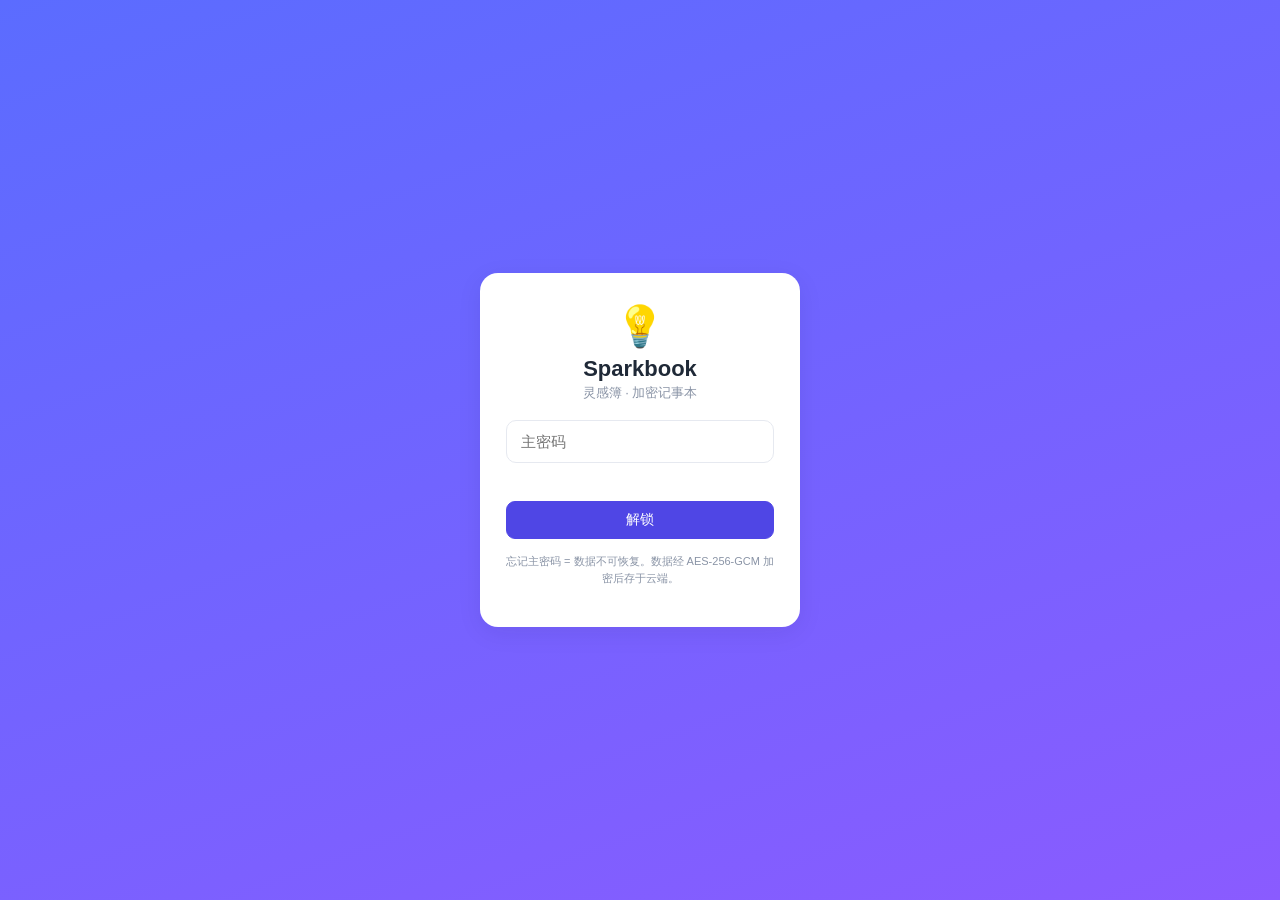
<file: index.html>
<!DOCTYPE html>
<html lang="zh-CN">
<head>
  <meta charset="UTF-8" />
  <meta name="viewport" content="width=device-width, initial-scale=1, viewport-fit=cover" />
  <meta name="theme-color" content="#1f2937" />
  <title>Sparkbook · 灵感簿</title>
  <link rel="manifest" href="manifest.webmanifest" />
  <link rel="stylesheet" href="assets/styles.css?v=20260801b" />
</head>
<body>
  <!-- 解锁页 -->
  <div id="lock-screen" class="lock-screen">
    <div class="lock-card">
      <div class="lock-logo">💡</div>
      <h1>Sparkbook</h1>
      <p class="lock-sub">灵感簿 · 加密记事本</p>
      <input id="password" type="password" class="lock-input" placeholder="主密码" autocomplete="off" />
      <div id="lock-error" class="lock-error"></div>
      <button id="unlock-btn" class="btn btn-primary btn-block">解锁</button>
      <p class="lock-hint">忘记主密码 = 数据不可恢复。数据经 AES-256-GCM 加密后存于云端。</p>
    </div>
  </div>

  <!-- 主应用 -->
  <div id="app" class="app hidden">
    <header class="topbar">
      <button id="menu-toggle" class="icon-btn only-mobile" title="菜单">☰</button>
      <span class="brand">💡 Sparkbook</span>
      <span id="sync-badge" class="badge">…</span>
      <span class="spacer"></span>
      <button id="lock-btn" class="icon-btn" title="锁定">🔒</button>
    </header>

    <div class="layout">
      <!-- 侧栏 -->
      <aside id="sidebar" class="sidebar">
        <nav class="type-nav" id="type-nav"></nav>
        <div class="cat-block">
        <div class="cat-head">
          <span>分类</span>
        </div>
          <div id="cat-list" class="cat-list"></div>
        </div>
        <div class="search-block">
          <input id="search" class="search-input" placeholder="搜索标题/正文/分类…" />
        </div>
        <div class="side-foot">
          <button id="settings-btn" class="link-btn">⚙ 设置</button>
          <button id="export-btn" class="link-btn">导出</button>
          <button id="summary-btn" class="link-btn">汇总</button>
          <button id="rec-open-btn" class="link-btn">🎙 录音转写</button>
          <button id="face-open-btn" class="link-btn">💬 面聊</button>
          <button id="vm-open-btn" class="link-btn">🎤 语音速记</button>
        </div>
      </aside>
      <!-- 侧栏遮罩（点击关闭侧栏） -->
      <div id="sidebar-overlay" class="sidebar-overlay hidden"></div>

      <!-- 主区 -->
      <main class="main">
        <div class="main-head">
          <h2 id="view-title">全部</h2>
          <span id="view-count" class="muted"></span>
        </div>
        <div id="entry-list" class="entry-list"></div>
      </main>
    </div>

    <!-- 悬浮新增 -->
    <button id="fab" class="fab" title="新增 (N)">＋</button>
  </div>

  <!-- 编辑/新增 弹层 -->
  <div id="editor" class="modal hidden">
    <div class="modal-card">
      <div class="modal-head">
        <h3 id="editor-title">新增</h3>
        <button id="editor-close" class="icon-btn">✕</button>
      </div>
      <div class="modal-body" id="editor-body"></div>
      <div class="modal-foot">
        <span id="editor-stamps" class="muted small"></span>
        <span class="spacer"></span>
        <button id="editor-exit" class="btn">退出</button>
        <button id="editor-save" class="btn btn-primary">保存</button>
      </div>
    </div>
  </div>

  <!-- 阅读详情 弹层 -->
  <div id="reader" class="modal hidden">
    <div class="modal-card">
      <div class="modal-head"><h3 id="reader-title">详情</h3><button id="reader-close" class="icon-btn">✕</button></div>
      <div class="modal-body" id="reader-body"></div>
      <div class="modal-foot">
        <span id="reader-stamps" class="muted small"></span>
        <span class="spacer"></span>
        <button id="reader-edit" class="btn btn-primary">编辑</button>
      </div>
    </div>
  </div>

  <!-- 导出弹层 -->
  <div id="textout" class="modal hidden">
    <div class="modal-card">
      <div class="modal-head"><h3>导出</h3><button id="textout-close" class="icon-btn">✕</button></div>
      <div class="modal-body">
        <div class="seg" id="export-fmt">
          <button type="button" data-f="md" class="on">Markdown</button>
          <button type="button" data-f="json">JSON</button>
        </div>
        <textarea id="textout-area" class="textout-area"></textarea>
      </div>
      <div class="modal-foot">
        <span class="muted small" id="export-hint">全库 · 按类型→分类→日期</span>
        <span class="spacer"></span>
        <button id="textout-download" class="btn">下载</button>
        <button id="textout-copy" class="btn btn-primary">复制</button>
      </div>
    </div>
  </div>

  <!-- 账本汇总 弹层 -->
  <div id="ledger-summary" class="modal hidden">
    <div class="modal-card wide">
      <div class="modal-head"><h3>账本汇总</h3><button id="ls-close" class="icon-btn">✕</button></div>
      <div class="modal-body">
        <div id="ls-totals" class="ls-totals"></div>
        <h4 class="ls-h">按月</h4>
        <div id="ls-month" class="ls-grid"></div>
        <h4 class="ls-h">按分类</h4>
        <div id="ls-cat" class="ls-grid"></div>
      </div>
    </div>
  </div>

  <!-- 录音转写 弹层 -->
  <div id="recorder" class="modal hidden">
    <div class="modal-card">
      <div class="modal-head"><h3>🎙 录音转写</h3><button id="rec-close" class="icon-btn">✕</button></div>
      <div class="modal-body">
        <p class="muted small">选择录音文件（mp3/m4a/wav/flac/ogg/amr 等），上传到云端转写，生成加密的「会议」记录。临时音频转写后自动删除。</p>
        <div class="field">
          <input id="rec-file" type="file" accept=".mp3,.m4a,.wav,.flac,.ogg,.amr" />
        </div>
        <div id="rec-resume" class="asr-resume hidden"></div>
        <div class="daily-row">
          <button id="rec-go" class="btn btn-primary">开始转写</button>
          <span id="rec-status" class="muted small"></span>
        </div>
        <div class="field">
          <label>标题（汇总总结后自动从纪要提取，可手动改）</label>
          <input id="rec-title" placeholder="留空则用「会议录音 YYYY-MM-DD」" />
        </div>
        <div class="field">
          <label>转写原文（可编辑；用 # 行写你的补充/修正，第一个 # 已预填）</label>
          <textarea id="rec-result" class="textout-area"></textarea>
        </div>
        <div class="daily-row">
          <button id="rec-sum" class="btn btn-ghost">📝 汇总总结</button>
          <span class="muted small">把上方原文+你的#标注提炼为纪要</span>
        </div>
        <div class="field">
          <label>纪要（可再编辑后保存）</label>
          <textarea id="rec-summary" class="textout-area"></textarea>
        </div>
      </div>
      <div class="modal-foot">
        <span class="spacer"></span>
        <button id="rec-save" class="btn btn-primary" disabled>保存为会议记录</button>
      </div>
    </div>
  </div>

  <!-- 面聊：混合模式（实时免费字幕 + 结束后批量分人） 弹层 -->
  <div id="facechat" class="modal hidden">
    <div class="modal-card wide">
      <div class="modal-head"><h3>💬 面聊（多人对话）</h3><button id="face-close" class="icon-btn">✕</button></div>
      <div class="modal-body">
        <p class="muted small">开始即边聊边出实时字幕（不分人）；聊完点「结束并转写」，约 1-2 分钟自动分离说话人并标注为甲/乙（可改成姓名），再一键提炼纪要。中途关闭弹窗=放弃。</p>
        <div id="face-status" class="muted small"></div>
        <div class="daily-row">
          <button id="face-start" class="btn btn-primary">● 开始录音</button>
          <button id="face-stop" class="btn" disabled>■ 结束并转写</button>
        </div>
        <div class="field">
          <label>实时字幕 / 分人对话</label>
          <div id="face-live" class="face-live textout-area"></div>
        </div>
        <div id="face-tags" class="face-tags hidden"></div>
        <div class="field">
          <label>标题（汇总总结后自动提取，可手动改）</label>
          <input id="face-title" placeholder="留空则用「面聊 YYYY-MM-DD HH:mm」" />
        </div>
        <div class="field">
          <label>转写原文（说话人已标注；可用 # 行写补充/修正）</label>
          <textarea id="face-result" class="textout-area"></textarea>
        </div>
        <div class="daily-row">
          <button id="face-sum" class="btn btn-ghost">📝 汇总总结</button>
          <span class="muted small">把上方原文+#标注提炼为纪要</span>
        </div>
        <div class="field">
          <label>纪要（可再编辑后保存）</label>
          <textarea id="face-summary" class="textout-area"></textarea>
        </div>
      </div>
      <div class="modal-foot">
        <span class="spacer"></span>
        <button id="face-save" class="btn btn-primary" disabled>保存为会议记录</button>
      </div>
    </div>
  </div>

  <!-- 语音速记 弹层（一句话识别，消费 5000×60s 额度） -->
  <div id="voicememo" class="modal hidden">
    <div class="modal-card">
      <div class="modal-head"><h3>🎤 语音速记</h3><button id="vm-close" class="icon-btn">✕</button></div>
      <div class="modal-body">
        <p class="muted small">说一句话（≤60 秒），转成一条记录。消耗「一句话识别」免费额度（5000 次/月）。</p>
        <div id="vm-status" class="muted small"></div>
        <div class="daily-row">
          <button id="vm-start" class="btn btn-primary">● 开始</button>
          <button id="vm-stop" class="btn" disabled>■ 停止</button>
        </div>
        <div class="field">
          <label>识别结果</label>
          <textarea id="vm-result" class="textout-area"></textarea>
        </div>
        <div class="field">
          <label>存入为</label>
          <select id="vm-type">
            <option value="inspiration">💡 灵感</option>
            <option value="misc">📝 杂项</option>
          </select>
        </div>
      </div>
      <div class="modal-foot">
        <span class="spacer"></span>
        <button id="vm-save" class="btn btn-primary" disabled>保存</button>
      </div>
    </div>
  </div>

  <!-- 设置 弹层 -->
  <div id="settings" class="modal hidden">
    <div class="modal-card wide">
      <div class="modal-head"><h3>⚙ 设置</h3><button id="settings-close" class="icon-btn">✕</button></div>
      <div class="modal-body">
        <div class="field">
          <label>会议总结模型</label>
          <div id="set-model" class="set-opts">
            <label class="set-opt"><input type="radio" name="sm" value="chat" /> <span class="set-opt-label-text">deepseek-chat（快 · 省）</span></label>
            <label class="set-opt"><input type="radio" name="sm" value="reasoner" /> <span class="set-opt-label-text">deepseek-reasoner（更准 · 更慢 · 约 3-4 倍成本）</span></label>
          </div>
          <p class="muted small">推理模型纪要更准更细，但更慢且更贵。按会议重要程度随时切换。</p>
        </div>
        <div class="field">
          <label>语音转写引擎（优先）</label>
          <div id="set-engine" class="set-opts">
            <label class="set-opt"><input type="radio" name="se" value="standard" /> <span class="set-opt-label-text">标准版（精度最高）</span></label>
            <label class="set-opt"><input type="radio" name="se" value="flash" /> <span class="set-opt-label-text">极速版（精度略降 · ≤2h/100MB）</span></label>
          </div>
          <p class="muted small">优先引擎额度耗尽或超限时，自动回退另一引擎。此设置仅决定优先用哪个。</p>
        </div>
        <div class="field">
          <label>分类管理</label>
          <div class="daily-row">
            <input id="set-new-cat" class="search-input" placeholder="新分类名称" />
            <button id="set-add-cat" class="btn btn-ghost">添加</button>
          </div>
          <div id="set-cats" class="set-cats"></div>
        </div>
        <div class="field">
          <label>需求登记册 <span class="muted small">（自动从日报挖掘）</span></label>
          <p class="muted small">从日报自动抽取需求/项目引用（XQ编号、代号、简称），日报中自动展开全称。可手动改或删除，也可重新挖掘。</p>
          <button id="set-mine-all" class="btn btn-ghost">🔄 重新挖掘全部历史日报</button>
          <div id="set-reqs" class="set-reqs"></div>
        </div>
        <div class="field set-sp-block">
          <label>日报风格档案 <span class="muted small">（随库加密同步）</span></label>
          <p class="muted small">AI 写日报的偏好记忆（术语 / 风格 / 样例），由「修改」自动进化，也可手动编辑。</p>
          <div class="field"><label>术语表（遇到这些词请保留 / 优先使用，每行一个）</label><textarea id="sp-terms" class="sp-area"></textarea></div>
          <div class="field"><label>风格要点（措辞、结构、详略，每行一条）</label><textarea id="sp-rules" class="sp-area"></textarea></div>
          <div class="field"><label>对照样例（初稿一行 / 终稿一行，空行分隔多组）</label><textarea id="sp-samples" class="sp-area"></textarea></div>
          <div class="daily-row"><button id="sp-save" class="btn btn-primary">保存风格档案</button></div>
        </div>
      </div>
    </div>
  </div>

  <!-- 轻提示 -->
  <div id="toast" class="toast hidden"></div>

  <script src="assets/crypto.js?v=20260717m"></script>
  <script src="assets/store.js?v=20260717m"></script>
  <script src="assets/app.js?v=20260801b"></script>
  <script>
    if ('serviceWorker' in navigator) {
      window.addEventListener('load', () => navigator.serviceWorker.register('sw.js').catch(() => {}));
    }
  </script>
</body>
</html>
</file>
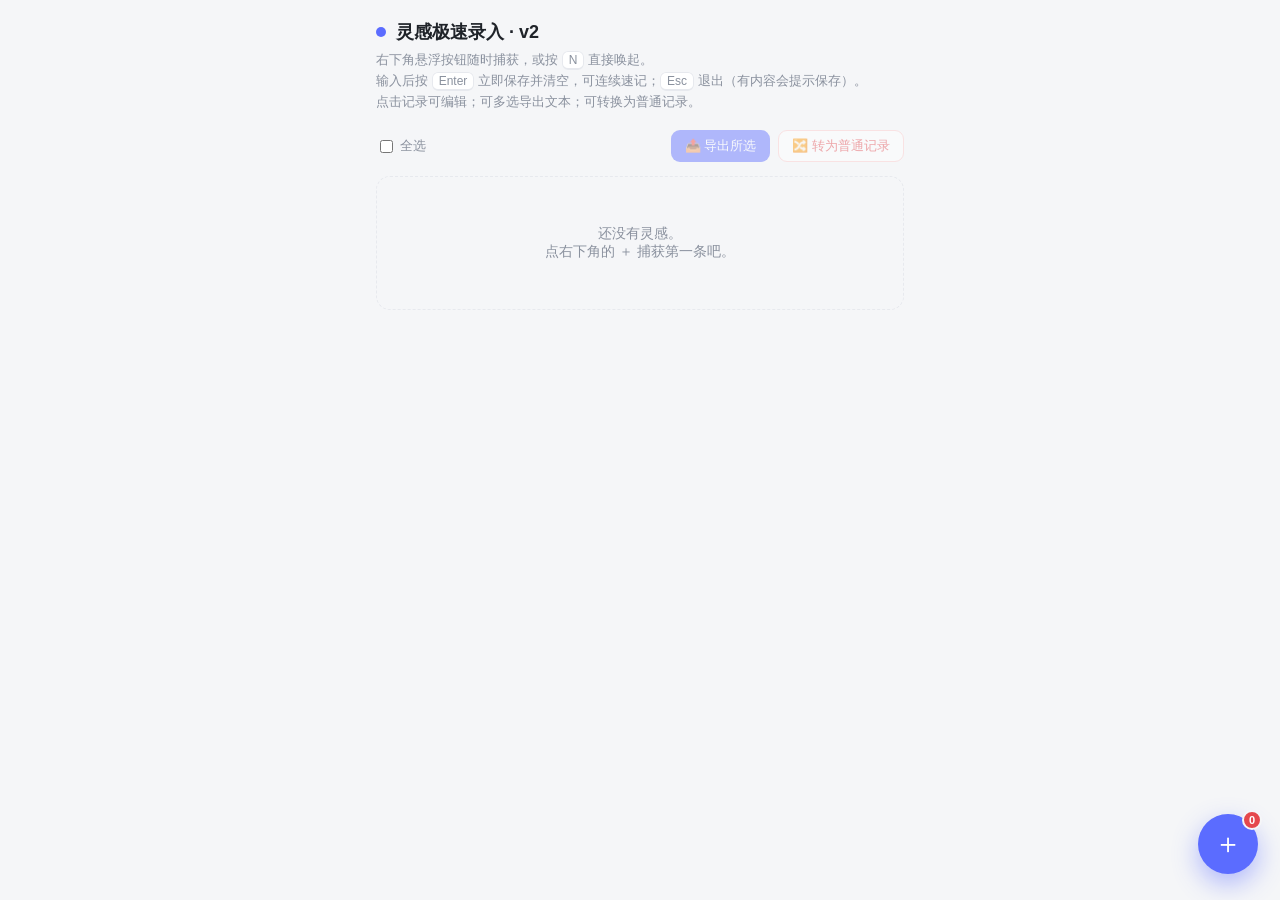
<file: prototypes/inspiration-capture.html>
<!DOCTYPE html>
<html lang="zh-CN">
<head>
<meta charset="UTF-8" />
<meta name="viewport" content="width=device-width, initial-scale=1.0, maximum-scale=1.0, user-scalable=no" />
<title>灵感极速录入 · 原型 v2</title>
<style>
  :root{
    --bg:#f5f6f8;--card:#ffffff;--ink:#1f2329;--sub:#8a919e;
    --line:#e7e9ee;--brand:#5b6cff;--brand-soft:#eef0ff;
    --warn:#f59e0b;--danger:#e5484d;
    --shadow:0 8px 30px rgba(20,30,60,.10);
  }
  *{box-sizing:border-box;-webkit-tap-highlight-color:transparent}
  html,body{margin:0;padding:0}
  body{
    font-family:-apple-system,BlinkMacSystemFont,"Segoe UI","PingFang SC","Microsoft YaHei",sans-serif;
    background:var(--bg);color:var(--ink);min-height:100vh;
  }
  .wrap{max-width:560px;margin:0 auto;padding:20px 16px 140px}
  header{display:flex;align-items:center;gap:10px;margin-bottom:6px}
  header .dot{width:10px;height:10px;border-radius:50%;background:var(--brand)}
  header h1{font-size:18px;margin:0;font-weight:650}
  .hint{color:var(--sub);font-size:13px;margin:0 0 18px;line-height:1.6}
  .hint kbd{background:var(--card);border:1px solid var(--line);border-bottom-width:2px;border-radius:6px;padding:1px 6px;font-size:12px;font-family:inherit}

  /* 工具栏 */
  .toolbar{display:flex;align-items:center;justify-content:space-between;margin-bottom:14px;gap:10px}
  .toolbar-left{display:flex;align-items:center;gap:8px;font-size:13px;color:var(--sub)}
  .cb{display:inline-flex;align-items:center;gap:4px;cursor:pointer;user-select:none}
  .cb input{accent-color:var(--brand)}
  .btn-sm{
    border:1px solid var(--line);border-radius:9px;padding:6px 13px;
    font-size:13px;background:#fff;color:var(--ink);cursor:pointer;white-space:nowrap;
    transition:.15s;
  }
  .btn-sm:active{transform:scale(.96)}
  .btn-sm.primary{background:var(--brand);color:#fff;border-color:transparent}
  .btn-sm.danger{color:var(--danger);border-color:#fecaca}
  .btn-sm:disabled{opacity:.45;cursor:not-allowed}

  /* 灵感流 */
  .stream{display:flex;flex-direction:column;gap:10px}
  .empty{text-align:center;color:var(--sub);font-size:14px;padding:48px 0;border:1.5px dashed var(--line);border-radius:14px}
  .item{
    background:var(--card);border:1.5px solid var(--line);border-radius:14px;
    padding:13px 15px;box-shadow:var(--shadow);position:relative;
    animation:pop .28s cubic-bezier(.2,.8,.2,1);
    transition:border-color .15s;
  }
  @keyframes pop{from{opacity:0;transform:translateY(-8px) scale(.98)}to{opacity:1;transform:none}}
  .item.sel{border-color:var(--brand);background:linear-gradient(135deg,#fff,var(--brand-soft))}
  .item .check{position:absolute;top:11px;left:13px;width:20px;height:20px;cursor:pointer;accent-color:var(--brand)}
  .item .meta{font-size:11px;color:var(--sub);letter-spacing:.3px;margin-left:28px;display:flex;align-items:center;gap:8px}
  .meta .ts{cursor:default}
  .meta .edited{color:var(--brand);font-size:10px}
  .item .body{font-size:15px;line-height:1.55;margin-top:5px;white-space:pre-wrap;word-break:break-word;margin-left:28px}
  .item .tag{display:inline-block;margin-top:8px;margin-left:28px;font-size:11px;color:var(--brand);background:var(--brand-soft);padding:2px 9px;border-radius:20px}
  .item .actions{position:absolute;top:10px;right:12px;display:flex;gap:6px}
  .actions button{border:none;background:none;color:var(--sub);font-size:13px;cursor:pointer;padding:2px 4px;border-radius:5px;transition:.15s}
  .actions button:hover{color:var(--ink);background:rgba(0,0,0,.05)}
  .actions .del:hover{color:var(--danger)}

  /* FAB */
  .fab{
    position:fixed;right:22px;bottom:26px;width:60px;height:60px;border-radius:50%;
    background:var(--brand);color:#fff;border:none;font-size:28px;line-height:1;
    box-shadow:0 10px 26px rgba(91,108,255,.45);cursor:pointer;z-index:20;
    display:flex;align-items:center;justify-content:center;
    animation:breathe 2.4s ease-in-out infinite;
  }
  @keyframes breathe{0%,100%{transform:scale(1)}50%{transform:scale(1.06)}}
  .fab:active{transform:scale(.94)}
  .fab .badge{
    position:absolute;top:-4px;right:-4px;min-width:20px;height:20px;padding:0 5px;
    background:#e5484d;color:#fff;border-radius:11px;font-size:11px;font-weight:700;
    display:flex;align-items:center;justify-content:center;border:2px solid var(--bg);
  }

  /* 捕获层 */
  .overlay{
    position:fixed;inset:0;background:rgba(20,26,40,.42);backdrop-filter:blur(3px);
    display:none;align-items:flex-end;justify-content:center;z-index:30;
    animation:fade .18s ease;
  }
  .overlay.open{display:flex}
  @keyframes fade{from{opacity:0}to{opacity:1}}
  .sheet{
    width:100%;max-width:560px;background:var(--card);border-radius:20px 20px 0 0;
    padding:18px 16px calc(18px + env(safe-area-inset-bottom));box-shadow:0 -8px 30px rgba(0,0,0,.18);
    animation:rise .22s cubic-bezier(.2,.8,.2,1);
  }
  @keyframes rise{from{transform:translateY(100%)}to{transform:none}}
  .sheet .bar{width:38px;height:4px;background:var(--line);border-radius:3px;margin:0 auto 14px}
  .sheet .label{font-size:13px;color:var(--sub);margin-bottom:8px}
  .sheet textarea{
    width:100%;min-height:96px;resize:none;border:1px solid var(--line);border-radius:14px;
    padding:13px 14px;font-size:16px;font-family:inherit;color:var(--ink);outline:none;
    background:#fafbfc;line-height:1.5;
  }
  .sheet textarea:focus{border-color:var(--brand);background:#fff}

  /* 分类 chips + 自定义 */
  .chips-row{display:flex;align-items:center;flex-wrap:wrap;gap:8px;margin:12px 0 4px}
  .chip{
    font-size:13px;padding:6px 14px;border-radius:20px;border:1px solid var(--line);
    background:#fff;color:var(--sub);cursor:pointer;user-select:none;transition:.15s;
  }
  .chip.on{background:var(--brand-soft);color:var(--brand);border-color:transparent;font-weight:600}
  .add-cat{
    font-size:13px;padding:6px 12px;border-radius:20px;border:1.5px dashed var(--line);
    background:transparent;color:var(--sub);cursor:pointer;transition:.15s;
    display:flex;align-items:center;gap:4px;
  }
  .add-cat:hover{border-color:var(--brand);color:var(--brand)}

  /* 底部按钮行 */
  .row{display:flex;align-items:center;justify-content:space-between;margin-top:14px;gap:12px}
  .tip{font-size:12px;color:var(--sub)}
  .tip kbd{background:#f0f1f4;border:1px solid var(--line);border-radius:5px;padding:0 5px;font-size:11px}
  .btn-group{display:flex;gap:8px;align-items:center}
  .btn{
    border:none;border-radius:12px;padding:11px 20px;font-size:15px;font-weight:600;cursor:pointer;transition:.15s;
  }
  .btn.primary{background:var(--brand);color:#fff}
  .btn.primary:active{transform:scale(.98)}
  .btn.exit{background:#f0f1f4;color:var(--sub);font-weight:500}
  .btn.exit:active{background:#e4e6eb}

  /* toast */
  .toast{
    position:fixed;left:50%;top:24px;transform:translateX(-50%) translateY(-20px);
    background:#1f2329;color:#fff;font-size:13px;padding:9px 16px;border-radius:24px;
    opacity:0;pointer-events:none;transition:.25s;z-index:40;box-shadow:var(--shadow);
  }
  .toast.show{opacity:1;transform:translateX(-50%) translateY(0)}
  .toast .tdot{color:#5ee08a;margin-right:6px}

  /* 确认弹窗 */
  .confirm-mask{
    position:fixed;inset:0;background:rgba(20,26,40,.42);backdrop-filter:blur(3px);
    display:none;align-items:center;justify-content:center;z-index:35;
  }
  .confirm-mask.open{display:flex}
  .dialog{
    background:var(--card);border-radius:18px;padding:22px;min-width:280px;
    max-width:400px;box-shadow:var(--shadow);
  }
  .dialog p{font-size:15px;line-height:1.55;margin:0 0 18px;color:var(--ink)}
  .dialog .d-btns{display:flex;justify-content:flex-end;gap:10px}

  /* 编辑弹窗 */
  .edit-overlay{
    position:fixed;inset:0;background:rgba(20,26,40,.42);backdrop-filter:blur(3px);
    display:none;align-items:center;justify-content:center;z-index:34;
  }
  .edit-overlay.open{display:flex}
  .edit-dlg{
    background:var(--card);border-radius:18px;padding:20px;min-width:320px;max-width:520px;
    box-shadow:var(--shadow);width:90vw;
  }
  .edit-dlg h3{margin:0 0 12px;font-size:17px}
  .edit-dlg textarea{width:100%;min-height:80px;resize:vertical;border:1px solid var(--line);border-radius:12px;padding:12px;font-family:inherit;font-size:15px;outline:none;line-height:1.55}
  .edit-dlg textarea:focus{border-color:var(--brand)}
  .edit-dlg .efields{margin-top:12px;display:flex;flex-direction:column;gap:10px}
  .efield label{font-size:12px;color:var(--sub);display:block;margin-bottom:4px}
  .efield input,.efield select{width:100%;padding:8px 11px;border:1px solid var(--line);border-radius:10px;font-size:14px;outline:none;background:#fafbfc}
  .efield input:focus,.efield select:focus{border-color:var(--brand);background:#fff}
  .edit-dlg .etimes{font-size:11px;color:var(--sub);margin-top:10px;text-align:right}

  /* 转类型弹窗 */
  .convert-overlay{
    position:fixed;inset:0;background:rgba(20,26,40,.42);backdrop-filter:blur(3px);
    display:none;align-items:center;justify-content:center;z-index:36;
  }
  .convert-overlay.open{display:flex}
  .conv-dlg{
    background:var(--card);border-radius:18px;padding:20px;min-width:300px;max-width:480px;
    box-shadow:var(--shadow);width:92vw;
  }
  .conv-dlg h3{margin:0 0 6px;font-size:17px}
  .conv-dlg .csub{font-size:13px;color:var(--sub);margin:0 0 14px}
  .ctype-list{display:flex;flex-wrap:wrap;gap:8px;margin-bottom:14px}
  .ctype{
    border:1.5px solid var(--line);border-radius:12px;padding:10px 16px;font-size:14px;
    cursor:pointer;transition:.15s;background:#fff;
  }
  .ctype.on{border-color:var(--brand);background:var(--brand-soft);color:var(--brand);font-weight:600}
  .ctype-desc{font-size:12px;color:var(--sub);margin-top:4px}
  .conv-extra{border-top:1px solid var(--line);padding-top:14px;display:none}
  .conv-extra.show{display:block}

  /* 导出面板 */
  .export-panel{
    position:fixed;inset:0;background:rgba(20,26,40,.42);backdrop-filter:blur(3px);
    display:none;align-items:center;justify-content:center;z-index:33;
  }
  .export-panel.open{display:flex}
  .exp-dlg{
    background:var(--card);border-radius:18px;padding:20px;min-width:340px;max-width:540px;
    box-shadow:var(--shadow);width:94vw;
  }
  .exp-dlg h3{margin:0 0 12px;font-size:17px}
  .exp-dlg textarea{width:100%;min-height:200px;max-height:50vh;resize:vertical;
    border:1px solid var(--line);border-radius:12px;padding:14px;font-family:inherit;
    font-size:14px;outline:none;line-height:1.7;tab-size:2;
  }
  .exp-dlg textarea:focus{border-color:var(--brand)}

  /* 新增分类输入 */
  .inline-add{
    display:none;border-radius:20px;overflow:hidden;
    border:1.5px solid var(--brand);box-shadow:0 0 0 2px var(--brand-soft);
  }
  .inline-add.show{display:inline-flex;align-items:center}
  .inline-add input{
    border:none;outline:none;background:none;padding:6px 10px;font-size:13px;
    min-width:80px;font-family:inherit;
  }

  /* 勾选模式下的批量操作栏 */
  .batch-bar{
    position:sticky;bottom:0;background:var(--card);border-top:1.5px solid var(--line);
    border-radius:14px 14px 0 0;padding:10px 16px;margin:0 -16px;
    display:none;align-items:center;justify-content:space-between;z-index:10;
  }
  .batch-bar.show{display:flex}
</style>
</head>
<body>
  <div class="wrap">
    <header><span class="dot"></span><h1>灵感极速录入 · v2</h1></header>
    <p class="hint">
      右下角悬浮按钮随时捕获，或按 <kbd>N</kbd> 直接唤起。<br>
      输入后按 <kbd>Enter</kbd> 立即保存并清空，可连续速记；<kbd>Esc</kbd> 退出（有内容会提示保存）。<br>
      点击记录可编辑；可多选导出文本；可转换为普通记录。
    </p>

    <!-- 工具栏 -->
    <div class="toolbar" id="toolbar">
      <div class="toolbar-left">
        <label class="cb"><input type="checkbox" id="selAll" /> 全选</label>
        <span id="selCount"></span>
      </div>
      <div style="display:flex;gap:8px">
        <button class="btn-sm primary" id="expBtn" disabled>📤 导出所选</button>
        <button class="btn-sm danger" id="convBtn" disabled>🔀 转为普通记录</button>
      </div>
    </div>

    <div class="stream" id="stream"></div>
  </div>

  <!-- 批量操作栏 -->
  <div class="batch-bar" id="batchBar">
    <span style="font-size:13px;color:var(--sub)">已选 <strong id="batchCount">0</strong> 条</span>
    <div style="display:flex;gap:8px">
      <button class="btn-sm primary" id="batchExp">📤 导出文本</button>
      <button class="btn-sm" id="batchConv">🔀 转换类型</button>
    </div>
  </div>

  <button class="fab" id="fab" title="捕获灵感 (N)">＋<span class="badge" id="badge" hidden>0</span></button>

  <!-- 捕获层 -->
  <div class="overlay" id="overlay">
    <div class="sheet">
      <div class="bar"></div>
      <div class="label">捕获一条灵感 · 自动标记类型「灵感」</div>
      <textarea id="ta" placeholder="脑子里刚冒出来的想法…（Enter 保存，Shift+Enter 换行）"></textarea>
      <div class="chips-row" id="chipsRow">
        <div id="chips"></div>
        <button class="add-cat" id="addCatBtn">＋ 分类</button>
        <span class="inline-add" id="inlineAdd"><input id="newCatInput" placeholder="新分类名" /></span>
      </div>
      <div class="row">
        <span class="tip"><kbd>Enter</kbd> 保存 · <kbd>Esc</kbd> 退出</span>
        <div class="btn-group">
          <button class="btn exit" id="exitBtn">退出</button>
          <button class="btn primary" id="save" style="margin-left:8px">保存</button>
        </div>
      </div>
    </div>
  </div>

  <!-- 退出确认 -->
  <div class="confirm-mask" id="confirmMask">
    <div class="dialog">
      <p id="confirmMsg">有未保存的内容，要丢弃吗？</p>
      <div class="d-btns">
        <button class="btn exit" id="confirmDiscard">丢弃</button>
        <button class="btn primary" id="confirmSave">先保存再退出</button>
      </div>
    </div>
  </div>

  <!-- 编辑弹窗 -->
  <div class="edit-overlay" id="editOverlay">
    <div class="edit-dlg">
      <h3 id="editTitle">编辑记录</h3>
      <textarea id="editTa"></textarea>
      <div class="efields" id="editFields"></div>
      <div class="etimes" id="editTimes"></div>
      <div style="text-align:right;margin-top:14px;display:flex;justify-content:flex-end;gap:8px">
        <button class="btn exit" id="editCancel">取消</button>
        <button class="btn primary" id="editOk">保存修改</button>
      </div>
    </div>
  </div>

  <!-- 转类型弹窗 -->
  <div class="convert-overlay" id="convOverlay">
    <div class="conv-dlg">
      <h3>转为普通记录</h3>
      <p class="csub">选择目标类型，补充该类型所需的字段：</p>
      <div class="ctype-list" id="typeList"></div>
      <div class="conv-extra" id="convExtra"></div>
      <div style="text-align:right;margin-top:16px;display:flex;justify-content:flex-end;gap:8px">
        <button class="btn exit" id="convCancel">取消</button>
        <button class="btn primary" id="convOk">转换</button>
      </div>
    </div>
  </div>

  <!-- 导出面板 -->
  <div class="export-panel" id="exportPanel">
    <div class="exp-dlg">
      <h3>导出所选灵感</h3>
      <textarea id="expTa" placeholder="选中的灵感将在此显示…"></textarea>
      <div style="text-align:right;margin-top:12px;display:flex;justify-content:flex-end;gap:8px">
        <button class="btn exit" id="expClose">关闭</button>
        <button class="btn primary" id="expCopy">复制到剪贴板</button>
      </div>
    </div>
  </div>

  <div class="toast" id="toast"><span class="tdot">●</span><span id="toastMsg"></span></div>

<script>
(function(){
  const KEY='sparkbook_inspiration_proto_v2';
  const CATS_KEY='sparkbook_insp_cats_v2';
  const DEF_CATS=['生活','工作','项目','随手'];
  // 目标类型定义（转普通记录时需要补的字段）
  const TYPE_DEFS={
    note:{label:'杂项',fields:[]},
    task:{label:'任务',fields:[
      {key:'dueDate',label:'截止日期',type:'date',placeholder:'可选'}
    ]},
    ledger:{label:'账本',fields:[
      {key:'amount',label:'金额（¥）',type:'number',placeholder:'如 -29.5 或 150'},
      {key:'direction',label:'收支方向',type:'select',options:[{v:'',l:'请选择'},{v:'income',l:'收入'},{v:'expense',l:'支出'}]}
    ]},
    meeting:{label:'会议',fields:[
      {key:'meetingDate',label:'会议日期',type:'date',placeholder:'可选'}
    ]}
  };

  let items=load();
  let cats=loadCats();
  let picked=null;
  let selIds=new Set(); // 多选 ID
  let editingId=null;   // 正在编辑的 ID

  const $=id=>document.getElementById(id);
  const stream=$('stream'),fab=$('fab'),badge=$('badge'),
        overlay=$('overlay'),ta=$('ta'),
        chips=$('chipsRow'),chipsInner=$('chips'),
        addCatBtn=$('addCatBtn'),inlineAdd=$('inlineAdd'),newCatInput=$('newCatInput'),
        exitBtn=$('exitBtn'),saveBtn=$('save'),
        confirmMask=$('confirmMask'),confirmMsg=$('confirmMsg'),
        confirmDiscard=$('confirmDiscard'),confirmSave=$('confirmSave'),
        editOverlay=$('editOverlay'),editTa=$('editTa'),
        editFields=$('editFields'),editTimes=$('editTimes'),
        editCancel=$('editCancel'),editOk=$('editOk'),
        convOverlay=$('convOverlay'),typeList=$('typeList'),convExtra=$('convExtra'),
        convCancel=$('convCancel'),convOk=$('convOk'),
        exportPanel=$('exportPanel'),expTa=$('expTa'),
        expClose=$('expClose'),expCopy=$('expCopy'),
        toolbar=$('toolbar'),selAll=$('selAll'),selCount=$('selCount'),
        expBtn=$('expBtn'),convBtn=$('convBtn'),
        batchBar=$('batchBar'),batchCount=$('batchCount'),
        batchExp=$('batchExp'),batchConv=$('batchConv'),
        toast=$('toast'),toastMsg=$('toastMsg');

  // ── 分类管理 ───────────────────────────────
  function renderCats(){
    chipsInner.innerHTML='';
    cats.forEach(c=>{
      const el=document.createElement('div');
      el.className='chip';el.textContent=c;
      el.onclick=()=>{picked=(picked===c)?null:c;renderCats();};
      if(picked===c)el.classList.add('on');
      chipsInner.appendChild(el);
    });
  }
  function loadCats(){try{return JSON.parse(localStorage.getItem(CATS_KEY))||DEF_CATS.slice()}catch(e){return DEF_CATS.slice()}}
  function saveCats(){localStorage.setItem(CATS_KEY,JSON.stringify(cats))}
  function addCat(name){
    name=name.trim();if(!name)return false;
    if(cats.includes(name)){showToast('分类已存在');return false;}
    cats.push(name);saveCats();renderCats();return true;
  }

  // 新增分类 UI
  addCatBtn.onclick=()=>{
    inlineAdd.classList.add('show');newCatInput.value='';newCatInput.focus();
  };
  newCatInput.addEventListener('keydown',e=>{
    if(e.key==='Enter'){e.preventDefault();if(addCat(newCatInput.value)){inlineAdd.classList.remove('show');}}
    if(e.key==='Escape'){inlineAdd.classList.remove('show');}
  });
  newCatInput.addEventListener('blur',()=>setTimeout(()=>inlineAdd.classList.remove('show'),120));

  // ── 存储 ───────────────────────────────────
  function load(){try{return JSON.parse(localStorage.getItem(KEY))||[]}catch(e){return[]}}
  function persist(){localStorage.setItem(KEY,JSON.stringify(items))}

  function nowISO(){return new Date().toISOString()}
  function fmtTime(iso){
    const d=new Date(iso),p=n=>String(n).padStart(2,'0');
    return `${d.getFullYear()}-${p(d.getMonth()+1)}-${p(d.getDate())} ${p(d.getHours())}:${p(d.getMinutes())}`;
  }
  function shortTime(iso){
    const d=new Date(iso),p=n=>String(n).padStart(2,'0');
    return `${p(d.getHours())}:${p(d.getMinutes())}`;
  }

  // ── 渲染列表 ───────────────────────────────
  function render(){
    if(!items.length){
      stream.innerHTML='<div class="empty">还没有灵感。<br>点右下角的 ＋ 捕获第一条吧。</div>';
    }else{
      stream.innerHTML='';
      items.forEach(it=>{
        const d=document.createElement('div');d.className='item'+(selIds.has(it.id)?' sel':'');
        const checked=selIds.has(it.id)?'checked':'';
        const edited=it.updated&&it.updated!==it.created?'<span class="edited">(已编辑)</span>':'';
        d.innerHTML=`<input class="check" type="checkbox" data-id="${it.id}" ${checked}/>
          <div class="meta"><span class="ts">${fmtTime(it.created)}</span>${edited}</div>
          <div class="body"></div>${it.cat?`<span class="tag">${escHtml(it.cat)}</span>`:''}
          <div class="actions">
            <button data-id="${it.id}" data-action="edit" title="编辑">✏️</button>
            <button data-id="${it.id}" data-action="conv" title="转为普通记录">🔀</button>
            <button data-id="${it.id}" data-action="del" title="删除">✕</button>
          </div>`;
        d.querySelector('.body').textContent=it.text;
        stream.appendChild(d);
      });
    }
    badge.textContent=items.length;badge.hidden=!items.length;
    updateSelUI();
  }
  function escHtml(s){const d=document.createElement('div');d.textContent=s;return d.innerHTML}

  // ── 选择 / 批量操作 ─────────────────────────
  stream.addEventListener('click',e=>{
    const cb=e.target.closest('.check[data-id]');
    if(cb){
      const id=cb.dataset.id;if(cb.checked)selIds.add(id);else selIds.delete(id);updateSelUI();render();return;}
    const act=e.target.closest('[data-action]');
    if(!act)return;
    const id=act.dataset.id,a=act.dataset.action;
    if(a==='del'){items=items.filter(x=>x.id!==id);selIds.delete(id);persist();render();}
    else if(a==='edit'){openEdit(id);}
    else if(a==='conv'){openConvert([id]);}
  });

  selAll.onchange=()=>{
    if(selAll.checked) items.forEach(x=>selIds.add(x.id));
    else selIds.clear();
    render();
  };
  function updateSelUI(){
    const n=selIds.size;
    selCount.textContent=n?`已选 ${n} 条`:'';
    expBtn.disabled=!n;convBtn.disabled=!n;
    batchCount.textContent=n;
    batchBar.classList.toggle('show',n>0);
  }

  // ── 捕获层 ─────────────────────────────────
  function openSheet(){overlay.classList.add('open');setTimeout(()=>ta.focus(),60)}
  function closeSheet(){overlay.classList.remove('open');ta.value='';picked=null;renderCats()}

  exitBtn.onclick=()=>{if(ta.value.trim()){showConfirm();}else closeSheet();};

  function save(){
    const text=ta.value.trim();if(!text){ta.focus();return;}
    items.unshift({id:Date.now()+''+Math.random().toString(36).slice(2,6),
      text,cat:picked,type:'inspiration',created:nowISO(),updated:null});
    persist();render();showToast('已捕获 · '+shortTime(items[0].created));
    ta.value='';picked=null;renderCats();ta.focus();
  }

  ta.addEventListener('keydown',e=>{
    if(e.key==='Enter'&&!e.shiftKey){e.preventDefault();save();}
    if(e.key==='Escape'){exitBtn.click();}
  });
  overlay.onclick=e=>{if(e.target===overlay)exitBtn.click();};
  fab.onclick=openSheet;

  // ── 确认弹窗 ──────────────────────────────
  function showConfirm(msg){
    if(msg)confirmMsg.textContent=msg;
    confirmMask.classList.add('open');
  }
  confirmDiscard.onclick=()=>{confirmMask.classList.remove('open');closeSheet();};
  confirmSave.onclick=()=>{confirmMask.classList.remove('open');save();};

  // ── 编辑 ──────────────────────────────────
  function openEdit(id){
    const it=items.find(x=>x.id===id);if(!it)return;editingId=id;
    editTitle.textContent='编辑灵感';
    editTa.value=it.text||'';
    editFields.innerHTML='';
    editTimes.innerHTML=`创建：${fmtTime(it.created)}${it.updated?'<br>修改：'+fmtTime(it.updated):''}`;
    editOverlay.classList.add('open');
  }
  editCancel.onclick=()=>{editingId=null;editOverlay.classList.remove('open');};
  editOk.onclick=()=>{
    if(!editingId)return;
    const it=items.find(x=>x.id===editingId);
    if(!it)return;
    it.text=editTa.value.trim()||it.text;
    it.updated=nowISO();
    persist();render();editingId=null;editOverlay.classList.remove('open');
    showToast('已更新 · '+shortTime(it.updated));
  };

  // ── 转类型 ────────────────────────────────
  let convTargetType=null;
  function openConvert(ids){
    convTargetType=ids;
    typeList.innerHTML='';
    Object.entries(TYPE_DEFS).forEach(([k,v])=>{
      const el=document.createElement('div');el.className='ctype';el.dataset.type=k;
      el.innerHTML=`<div>${v.label}</div><div class="ctype-desc">${v.fields.length?v.fields.map(f=>f.label).join(' / '):'无需补充字段'}</div>`;
      el.onclick=()=>{typeList.querySelectorAll('.ctype').forEach(x=>x.classList.remove('on'));el.classList.add('on');showConvExtra(k);};
      typeList.appendChild(el);
    });
    convOverlay.classList.add('open');
  }
  function showConvExtra(typeKey){
    const def=TYPE_DEFS[typeKey];if(!def)return;
    if(!def.fields.length){convExtra.classList.remove('show');convExtra.innerHTML='';return;}
    convExtra.classList.add('show');
    let h='<p style="font-size:13px;color:var(--sub);margin:0 0 10px">补充「'+def.label+'」需要的字段：</p>';
    def.fields.forEach(f=>{
      h+=`<div style="margin-bottom:10px">
        <label style="font-size:12px;color:var(--sub)">${f.label}</label>`;
      if(f.type==='date') h+=`<br><input type="date" data-f="${f.key}" style="width:100%;padding:7px 10px;border:1px solid var(--line);border-radius:8px;font-size:14px"/>`;
      else if(f.type==='number') h+=`<br><input type="number" step="0.01" data-f="${f.key}" placeholder="${f.placeholder||''}" style="width:100%;padding:7px 10px;border:1px solid var(--line);border-radius:8px;font-size:14px"/>`;
      else if(f.type==='select'){
        h+=`<br><select data-f="${f.key}" style="width:100%;padding:7px 10px;border:1px solid var(--line);border-radius:8px;font-size:14px">`;
        f.options.forEach(o=>h+=`<option value="${o.v}">${o.l}</option>`);h+='</select>';
      }
      h+='</div>';
    });
    convExtra.innerHTML=h;
  }
  convCancel.onclick=()=>{convOverlay.classList.remove('open');convTargetType=null;};
  convOk.onclick=()=>{
    const chosen=typeList.querySelector('.ctype.on');if(!chosen){showToast('请选择目标类型');return;}
    const targetType=chosen.dataset.type;
    // 收集额外字段值
    const extras={};
    convExtra.querySelectorAll('[data-f]').forEach(inp=>extras[inp.dataset.f]=inp.value);
    // 执行转换
    convTargetType.forEach(id=>{
      const idx=items.findIndex(x=>x.id===id);if(idx===-1)return;
      const old=items[idx];
      items[idx]={
        ...old,
        type:targetType,
        convertedFrom:'inspiration',
        updated:nowISO(),
        ...extras,
        _convertedAt:nowISO()
      };
    });
    persist();selIds.clear();render();
    convOverlay.classList.remove('open');convTargetType=null;
    showToast(`已转为「${TYPE_DEFS[targetType].label}」`);
  };
  // 工具栏转类型按钮
  convBtn.onclick=()=>{if(selIds.size)openConvert([...selIds]);};
  batchConv.onclick=convBtn.onclick;

  // ── 导出 ──────────────────────────────────
  function openExport(ids){
    const selected=items.filter(x=>ids.includes(x.id));
    let text='';
    selected.forEach((it,i)=>{
      text+=`${i+1}. [${it.created?shortTime(it.created):'?'}]${it.cat?' ['+it.cat+']':''}\n`;
      text+=`   ${it.text}\n\n`;
    });
    expTa.value=text.trim();
    exportPanel.classList.add('open');
  }
  expClose.onclick=()=>exportPanel.classList.remove('open');
  expCopy.onclick=()=>{
    expTa.select();navigator.clipboard?.writeText(expTa.value);
    showToast('已复制到剪贴板');
  };
  expBtn.onclick=()=>{if(selIds.size)openExport([...selIds]);};
  batchExp.onclick=expBtn.onclick;

  // ── 快捷键 ────────────────────────────────
  document.addEventListener('keydown',e=>{
    if(e.key==='n'||e.key==='N'){
      if(overlay.classList.contains('open'))return;
      if(/INPUT|TEXTAREA|SELECT/.test(document.activeElement.tagName))return;
      e.preventDefault();openSheet();
    }
    if(e.key==='Escape'){
      if(editOverlay.classList.contains('open')){editCancel.click();return;}
      if(convOverlay.classList.contains('open')){convCancel.click();return;}
      if(exportPanel.classList.contains('open')){expClose.click();return;}
      if(confirmMask.classList.contains('open')){confirmDiscard.click();return;}
      if(overlay.classList.contains('open')){exitBtn.click();return;}
    }
  });

  // 初始化
  renderCats();
  render();
})();
</script>
</body>
</html>
</file>
<file: assets/styles.css>
:root {
  --bg: #f4f6fb;
  --panel: #ffffff;
  --ink: #1f2937;
  --muted: #8a94a6;
  --line: #e6e9f0;
  --primary: #4f46e5;
  --primary-d: #4338ca;
  --danger: #e23b3b;
  --ok: #18a058;
  --shadow: 0 6px 24px rgba(20,30,60,.08);
}
* { box-sizing: border-box; }
html, body { margin: 0; height: 100%; }
body {
  font-family: -apple-system, "Segoe UI", "PingFang SC", "Microsoft YaHei", sans-serif;
  background: var(--bg); color: var(--ink); font-size: 15px;
}
.hidden { display: none !important; }
.spacer { flex: 1; }
.muted { color: var(--muted); }
.small { font-size: 12px; }

/* 解锁页 */
.lock-screen { position: fixed; inset: 0; display: flex; align-items: center; justify-content: center;
  background: linear-gradient(160deg,#5b6cff,#8a5bff); }
.lock-card { width: 320px; max-width: 88vw; background: var(--panel); border-radius: 18px;
  padding: 30px 26px; box-shadow: var(--shadow); text-align: center; }
.lock-logo { font-size: 40px; }
.lock-card h1 { margin: 6px 0 2px; font-size: 22px; }
.lock-sub { margin: 0 0 18px; color: var(--muted); font-size: 13px; }
.lock-input { width: 100%; padding: 12px 14px; border: 1px solid var(--line); border-radius: 10px;
  font-size: 15px; outline: none; }
.lock-input:focus { border-color: var(--primary); }
.lock-error { color: var(--danger); font-size: 12px; min-height: 16px; margin: 8px 0; }
.lock-hint { margin-top: 14px; font-size: 11px; color: var(--muted); line-height: 1.5; }

/* 按钮 */
.btn { padding: 9px 16px; border: 1px solid var(--line); background: #fff; border-radius: 9px;
  cursor: pointer; font-size: 14px; }
.btn:hover { border-color: #c9cfe0; }
.btn-primary { background: var(--primary); color: #fff; border-color: var(--primary); }
.btn-primary:hover { background: var(--primary-d); }
.btn-block { width: 100%; margin-top: 6px; }
.icon-btn { border: none; background: transparent; font-size: 18px; cursor: pointer; padding: 6px; border-radius: 8px; }
.icon-btn:hover { background: #eef0f6; }
.mini-btn { width: 22px; height: 22px; border-radius: 6px; border: 1px solid var(--line); background: #fff; cursor: pointer; line-height: 1; }
.link-btn { border: none; background: transparent; color: var(--primary); cursor: pointer; font-size: 13px; }
.rec-inline { display: flex; flex-wrap: wrap; align-items: center; gap: 8px; }
.rec-inline input[type=file] { flex: 1; min-width: 160px; }
/* 录音断点续传横幅 */
.asr-resume { margin: 2px 0 10px; padding: 9px 11px; border: 1px dashed var(--primary); background: #f6f8ff;
  border-radius: 10px; font-size: 13px; color: var(--ink); line-height: 1.6; }
.asr-resume b { color: var(--primary); }
.asr-discard { margin-left: 4px; color: #e5484d; font-weight: 600; }

/* 面聊实时字幕 + 说话人打标 */
.face-live { min-height: 200px; max-height: 260px; overflow: auto; white-space: pre-wrap; font-size: 13px;
  line-height: 1.65; background: #fafbfe; }
.face-line { padding: 2px 0; }
.face-line b { color: var(--primary); margin-right: 2px; }
.face-pending { opacity: .5; }
.face-tags { margin: 8px 0; padding: 10px 12px; border: 1px dashed var(--line); border-radius: 10px; background: #fbfcff; }
.face-tags-label { display: block; font-size: 12px; color: var(--muted); margin-bottom: 8px; }
.face-tags-row { display: flex; flex-wrap: wrap; gap: 10px; align-items: center; }
.face-tag { display: inline-flex; align-items: center; gap: 5px; font-size: 13px; color: var(--ink); }
.face-tag-input { width: 86px; padding: 5px 8px; border: 1px solid var(--line); border-radius: 8px; font-size: 13px;
  outline: none; font-family: inherit; }
.face-tag-input:focus { border-color: var(--primary); }

/* 顶栏 */
.topbar { display: flex; align-items: center; gap: 10px; padding: 12px 16px; background: var(--panel);
  border-bottom: 1px solid var(--line); position: sticky; top: 0; z-index: 5; }
.brand { font-weight: 600; }
.badge { font-size: 11px; padding: 2px 8px; border-radius: 20px; background: #eef0f6; color: var(--muted); }
.badge.cos { background: #e6f7ee; color: var(--ok); }
.badge.local { background: #fff4e6; color: #d98512; }
.only-mobile { display: none; }

/* 布局 */
.layout { display: flex; min-height: calc(100vh - 57px); }
.sidebar { width: 220px; flex-shrink: 0; border-right: 1px solid var(--line); background: var(--panel);
  padding: 14px; display: flex; flex-direction: column; gap: 14px; }
.type-nav { display: flex; flex-direction: column; gap: 4px; }
.type-nav button { text-align: left; padding: 9px 12px; border: none; background: transparent; border-radius: 9px;
  cursor: pointer; font-size: 14px; color: var(--ink); }
.type-nav button:hover { background: #f0f2f8; }
.type-nav button.active { background: var(--primary); color: #fff; }
.cat-head { display: flex; justify-content: space-between; align-items: center; font-size: 12px; color: var(--muted); margin-bottom: 6px; }
.cat-list { display: flex; flex-wrap: wrap; gap: 6px; }
.cat-pill { padding: 4px 10px; border-radius: 20px; background: #eef0f6; border: 1px solid transparent; cursor: pointer; font-size: 12px; }
.cat-pill:hover { border-color: #c9cfe0; }
.cat-pill.active { background: #e0e3ff; color: var(--primary-d); border-color: var(--primary); }
.cat-pill .x { margin-left: 4px; color: var(--muted); }
.search-input { width: 100%; padding: 8px 10px; border: 1px solid var(--line); border-radius: 9px; outline: none; }
.search-input:focus { border-color: var(--primary); }
.side-foot { margin-top: auto; display: grid; grid-template-columns: 1fr 1fr; gap: 6px; padding-top: 10px; border-top: 1px solid var(--line); }
.side-foot .link-btn { display: flex; align-items: center; justify-content: center; gap: 4px; padding: 7px 4px; font-size: 12.5px; white-space: nowrap; border-radius: 8px; }
.side-foot .link-btn:hover { background: #f0f2f8; }
/* 侧栏遮罩：点击空白处关闭侧栏 */
.sidebar-overlay { position: fixed; inset: 0; top: 57px; z-index: 7; background: transparent; }

/* 主区 */
.main { flex: 1; padding: 18px 22px; }
.main-head { display: flex; align-items: baseline; gap: 10px; margin-bottom: 14px; }
.main-head h2 { margin: 0; font-size: 18px; }
.entry-list { display: flex; flex-direction: column; gap: 10px; }
.entry { background: var(--panel); border: 1px solid var(--line); border-radius: 12px; padding: 13px 15px;
  box-shadow: var(--shadow); cursor: pointer; transition: transform .05s; }
.entry:hover { border-color: #c9cfe0; }
.entry-top { display: flex; align-items: center; gap: 8px; }
.entry-type { font-size: 12px; padding: 1px 8px; border-radius: 6px; background: #f0f2f8; color: var(--muted); }
.entry-cat { font-size: 12px; color: var(--primary-d); }
.entry-edited { font-size: 11px; color: var(--ok); }
.entry-title { font-weight: 600; margin: 4px 0; }
.entry-body { color: #46506a; font-size: 14px; white-space: pre-wrap; word-break: break-word; max-height: 120px; overflow: hidden; }
.entry-meta { display: flex; gap: 12px; margin-top: 6px; font-size: 11px; color: var(--muted); }
.entry.done .entry-title { text-decoration: line-through; color: var(--muted); }
.entry-actions { display: flex; gap: 8px; margin-top: 8px; }
.amt-in { color: var(--ok); font-weight: 600; }
.amt-out { color: var(--danger); font-weight: 600; }
.empty { text-align: center; color: var(--muted); margin-top: 60px; }

/* FAB */
.fab { position: fixed; right: 22px; bottom: 22px; width: 54px; height: 54px; border-radius: 50%;
  background: var(--primary); color: #fff; border: none; font-size: 28px; box-shadow: 0 8px 20px rgba(79,70,229,.4);
  cursor: pointer; z-index: 6; }
.fab:hover { background: var(--primary-d); }

/* 弹层 */
.modal { position: fixed; inset: 0; background: rgba(20,30,60,.4); display: flex; align-items: center;
  justify-content: center; z-index: 20; }
.modal-card { width: 440px; max-width: 92vw; max-height: 88vh; background: var(--panel); border-radius: 16px;
  display: flex; flex-direction: column; box-shadow: var(--shadow); }
.modal-head { display: flex; justify-content: space-between; align-items: center; padding: 14px 18px; border-bottom: 1px solid var(--line); }
.modal-head h3 { margin: 0; }
.modal-body { padding: 16px 18px; overflow: auto; }
.modal-foot { display: flex; align-items: center; gap: 8px; padding: 12px 18px; border-top: 1px solid var(--line); }
.field { margin-bottom: 12px; }
.field label { display: block; font-size: 13px; color: var(--muted); margin-bottom: 5px; }
.field input, .field textarea, .field select { width: 100%; padding: 9px 11px; border: 1px solid var(--line);
  border-radius: 9px; font-size: 14px; outline: none; font-family: inherit; }
.field input:focus, .field textarea:focus, .field select:focus { border-color: var(--primary); }
.field textarea { min-height: 90px; resize: vertical; }
.seg { display: flex; gap: 8px; }
.seg button { flex: 1; padding: 8px; border: 1px solid var(--line); background: #fff; border-radius: 9px; cursor: pointer; }
.seg button.on { background: var(--primary); color: #fff; border-color: var(--primary); }
.textout-area { width: 100%; min-height: 260px; border: 1px solid var(--line); border-radius: 9px; padding: 10px;
  font-family: inherit; font-size: 14px; outline: none; resize: vertical; }
.reader-text { margin: 0; white-space: pre-wrap; word-break: break-word; line-height: 1.6; color: var(--ink); }
.reader-summary { white-space: normal; line-height: 1.75; }
.reader-summary h2, .reader-summary h3, .reader-summary h4 { margin: 8px 0 4px; color: var(--ink); font-weight: 600; }
.reader-summary ul { padding-left: 18px; margin: 4px 0; }
.reader-summary li { margin: 2px 0; }
.reader-summary p { margin: 4px 0; }
/* 转写原文可能很长（4h录音），限制高度可滚动 */
.reader-transcript { max-height: 50vh; overflow-y: auto; border: 1px solid var(--line); border-radius: 9px; padding: 10px; background: #f8f9fa; }

/* 轻提示 */
.toast { position: fixed; left: 50%; bottom: 90px; transform: translateX(-50%); background: #1f2937; color: #fff;
  padding: 10px 18px; border-radius: 22px; font-size: 13px; z-index: 30; box-shadow: var(--shadow); }

/* 移动端 */
@media (max-width: 720px) {
  .only-mobile { display: inline-block; }
  .sidebar { position: fixed; left: 0; top: 57px; bottom: 0; z-index: 8; transform: translateX(-100%); transition: .2s; }
  .sidebar.open { transform: translateX(0); }
  .main { padding: 14px; }
}

/* 日报助手 */
.modal-card.wide { width: 640px; }
.daily-pane { display: flex; flex-direction: column; gap: 4px; }
.daily-row { display: flex; align-items: center; gap: 8px; flex-wrap: wrap; margin: 4px 0 8px; }
.daily-row > label { font-size: 13px; color: var(--muted); }
/* 编辑器内日报操作行 */
.daily-actions { gap: 6px; }
.daily-actions .btn { padding: 7px 12px; font-size: 13px; }
.daily-mini { padding: 6px 10px; border-radius: 7px; border: 1px solid var(--line); background: #fff; cursor: pointer; font-size: 12.5px; white-space: nowrap; color: var(--ink); }
.daily-mini:hover { background: #f0f2f8; border-color: #c9cfe0; }
.daily-gen-row { gap: 8px; }
.daily-gen-row .btn { flex: 1; min-width: 0; text-align: center; }
.daily-row input[type="date"] { padding: 7px 10px; border: 1px solid var(--line); border-radius: 9px; font-size: 14px; outline: none; font-family: inherit; }
.daily-row input[type="date"]:focus { border-color: var(--primary); }
.daily-checklist { max-height: 220px; overflow: auto; border: 1px solid var(--line); border-radius: 10px; padding: 8px 10px; display: flex; flex-direction: column; gap: 6px; margin-bottom: 10px; }
.daily-check { display: flex; align-items: flex-start; gap: 8px; font-size: 13px; color: var(--ink); cursor: pointer; line-height: 1.4; }
.daily-check input { margin-top: 3px; flex-shrink: 0; }
.daily-check span { white-space: pre-wrap; word-break: break-word; }
.daily-grp { font-size: 12px; font-weight: 600; color: var(--muted); margin: 6px 0 2px; letter-spacing: .02em; }
.sp-area { width: 100%; min-height: 70px; border: 1px solid var(--line); border-radius: 9px; padding: 9px 11px;
  font-family: inherit; font-size: 13px; outline: none; resize: vertical; line-height: 1.5; }
.sp-area:focus { border-color: var(--primary); }
.set-sp-block { border: 1px dashed var(--line); border-radius: 12px; padding: 12px 14px; margin: 14px 0;
  background: color-mix(in srgb, var(--primary) 4%, #fff); }
.set-sp-block > label { font-weight: 600; }
.set-sp-block .sp-area { min-height: 56px; }

/* 账本汇总 */
.ls-totals { padding: 12px 14px; background: #f4f6fb; border-radius: 10px; font-size: 14px; margin-bottom: 14px; line-height: 1.8; }
.ls-totals b { font-weight: 600; }
.ls-h { margin: 14px 0 8px; font-size: 14px; color: var(--ink); }
.ls-grid { display: flex; flex-direction: column; gap: 4px; }
.ls-row { display: grid; grid-template-columns: 1.4fr 1fr 1fr 0.8fr; gap: 8px; padding: 8px 10px;
  border: 1px solid var(--line); border-radius: 9px; font-size: 13px; align-items: center; }
.ls-row > span:last-child { text-align: right; }

/* 设置 */
.set-opts { display: flex; flex-direction: column; gap: 8px; }
.set-opt { display: flex; align-items: flex-start; gap: 8px; font-size: 14px; color: var(--ink); cursor: pointer; padding: 10px 12px; border: 1px solid var(--line); border-radius: 9px; line-height: 1.5; }
.set-opt input { width: 16px; height: 16px; margin-top: 2px; flex-shrink: 0; }
.set-opt-label-text { flex: 1; min-width: 0; } /* 允许label内文字自然换行 */
.set-cats { margin-top: 8px; border: 1px solid var(--line); border-radius: 10px; padding: 4px 10px; }
.set-cat-row { display: flex; align-items: center; justify-content: space-between; padding: 10px 4px; border-bottom: 1px solid var(--line); gap: 8px; }
.set-cat-row:last-child { border-bottom: none; }
.set-cat-name { font-size: 14px; flex: 1; min-width: 0; }
.set-cat-hint { font-size: 11px; color: var(--muted); white-space: nowrap; flex-shrink: 0; }
/* 设置内删除按钮加大 */
.set-del-btn { font-size: 12.5px; padding: 5px 10px; border-radius: 7px; border: 1px solid var(--line); background: #fff; color: var(--danger); cursor: pointer; white-space: nowrap; flex-shrink: 0; }
.set-del-btn:hover { background: #fff5f5; border-color: #f3c2c4; }
.mini-btn.danger { color: #e5484d; border-color: #f3c2c4; background: #fff5f5; }
.mini-btn.danger:hover { background: #ffe9e9; }

/* 需求登记册 */
.set-reqs { margin-top: 10px; display: flex; flex-direction: column; gap: 8px; }
.req-row { border: 1px solid var(--line, #e3e3e8); border-radius: 8px; padding: 8px 10px; background: #fafafb; }
.req-main { display: flex; align-items: center; gap: 8px; flex-wrap: wrap; }
.req-name { font-weight: 600; font-size: 14px; }
.req-code { font-size: 12px; color: #555; background: #eef0f3; border-radius: 6px; padding: 1px 6px; font-family: ui-monospace, monospace; }
.req-stage { font-size: 12px; color: #1a7f37; background: #e8f6ec; border-radius: 6px; padding: 1px 6px; }
.req-meta { font-size: 12px; color: #888; margin: 4px 0 6px; }
.req-actions { display: flex; gap: 6px; }
</file>
